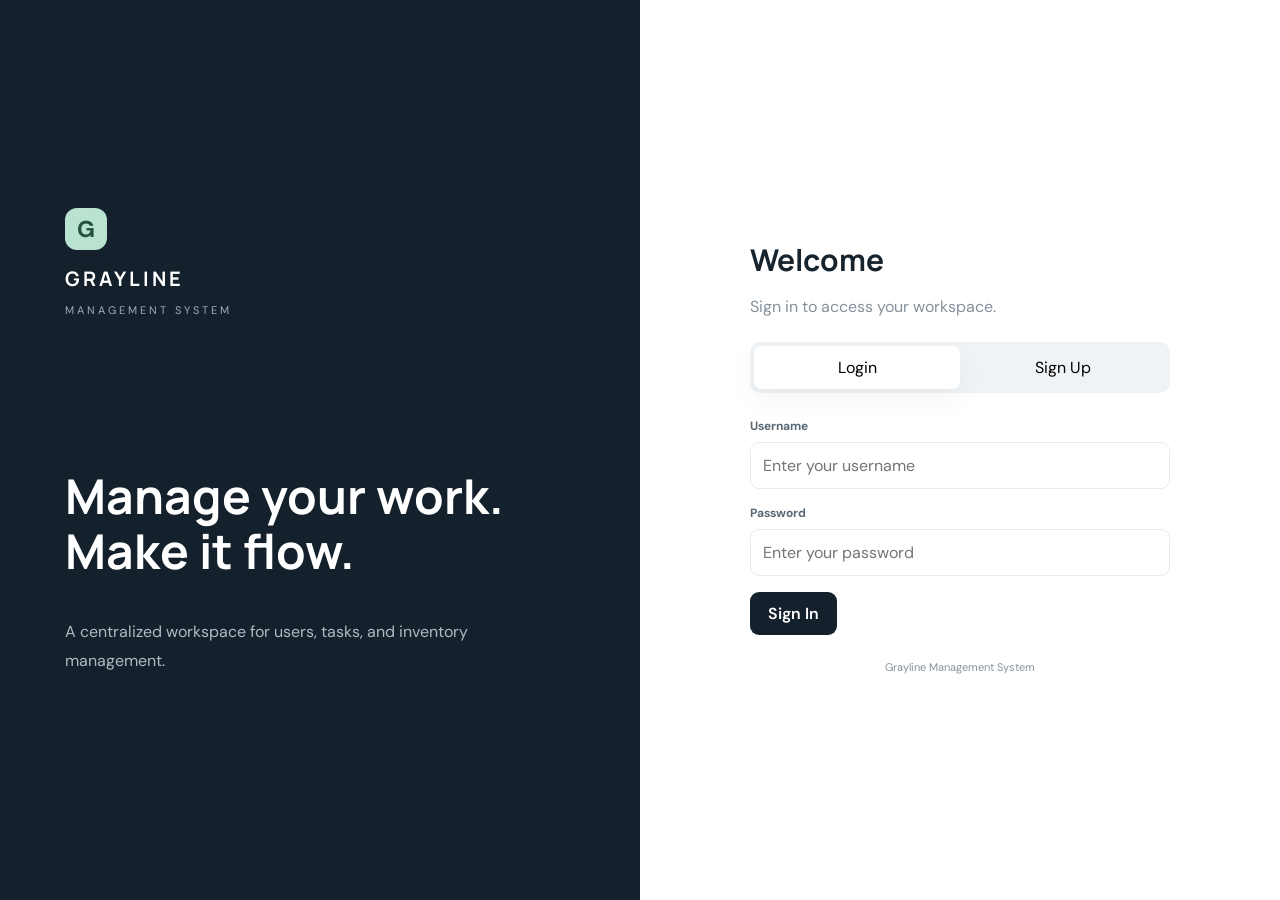
<file: static/index.html>
<!DOCTYPE html>
<html lang="en">

<head>
    <meta charset="UTF-8">
    <meta name="viewport" content="width=device-width, initial-scale=1.0">

    <title>Grayline | Login</title>

    <link rel="stylesheet" href="style.css">
</head>

<body>

    <div class="auth-container">

        <div class="auth-brand">

            <div class="brand-logo">G</div>

            <h1>GRAYLINE</h1>

            <p>MANAGEMENT SYSTEM</p>

            <div class="brand-description">
                <h2>Manage your work.<br>Make it flow.</h2>

                <p>
                    A centralized workspace for users,
                    tasks, and inventory management.
                </p>
            </div>

        </div>

        <div class="auth-content">

            <div class="auth-card">

                <h2>Welcome</h2>

                <p class="muted">
                    Sign in to access your workspace.
                </p>

                <div id="auth-message" class="notice hidden"></div>

                <div class="auth-tabs">

                    <button
                        class="active"
                        data-auth-tab="login"
                        type="button"
                    >
                        Login
                    </button>

                    <button
                        data-auth-tab="signup"
                        type="button"
                    >
                        Sign Up
                    </button>

                </div>

                <!-- Login Form -->

                <form id="login-form">

                    <div class="field">

                        <label>Username</label>

                        <input
                            type="text"
                            name="username"
                            placeholder="Enter your username"
                            required
                        >

                    </div>

                    <div class="field">

                        <label>Password</label>

                        <input
                            type="password"
                            name="password"
                            placeholder="Enter your password"
                            required
                        >

                    </div>

                    <button class="btn" type="submit">
                        Sign In
                    </button>

                </form>

                <!-- Signup Form -->

                <form id="signup-form" class="hidden">

                    <div class="field">

                        <label>Username</label>

                        <input
                            type="text"
                            name="username"
                            required
                            minlength="3"
                        >

                    </div>

                    <div class="field">

                        <label>Email</label>

                        <input
                            type="email"
                            name="email"
                            required
                        >

                    </div>

                    <div class="field">

                        <label>Phone</label>

                        <input
                            type="text"
                            name="phone"
                            required
                        >

                    </div>

                    <div class="field">

                        <label>Password</label>

                        <input
                            type="password"
                            name="password"
                            required
                            minlength="6"
                        >

                    </div>

                    <button class="btn" type="submit">
                        Create Account
                    </button>

                </form>

                <p class="auth-footer">
                    Grayline Management System
                </p>

            </div>

        </div>

    </div>

    <script src="app.js"></script>
    <script src="auth.js"></script>

</body>

</html>
</file>
<file: static/style.css>
@import url('https://fonts.googleapis.com/css2?family=DM+Sans:wght@400;500;600;700&family=Manrope:wght@500;600;700;800&display=swap');

:root {
    --background: #f4f6f8;
    --surface: #ffffff;
    --dark: #14212c;
    --dark-light: #263b4b;
    --accent: #b9e3d0;
    --accent-dark: #24543e;
    --text: #17232d;
    --muted: #84919c;
    --border: #e7ebef;
    --danger: #c94b4b;
    --shadow: 0 10px 30px rgba(20, 33, 44, .05);
}

* {
    box-sizing: border-box;
}

body {
    margin: 0;
    background: var(--background);
    color: var(--text);
    font-family: "DM Sans", sans-serif;
}

button,
input,
select,
textarea {
    font: inherit;
}

a {
    text-decoration: none;
    color: inherit;
}

/* Authentication */

.auth-container {
    min-height: 100vh;
    display: grid;
    grid-template-columns: 1fr 1fr;
    background: white;
}

.auth-brand {
    background: var(--dark);
    color: white;
    padding: 65px;
    display: flex;
    flex-direction: column;
    justify-content: center;
}

.brand-logo {
    width: 42px;
    height: 42px;
    border-radius: 12px;
    display: grid;
    place-items: center;
    background: var(--accent);
    color: var(--accent-dark);
    font-size: 23px;
    font-weight: 800;
}

.auth-brand h1 {
    font-family: Manrope, sans-serif;
    font-size: 20px;
    letter-spacing: 3px;
    margin: 15px 0 0;
}

.auth-brand > p {
    color: #9eacb8;
    font-size: 11px;
    letter-spacing: 3px;
}

.brand-description {
    margin-top: 100px;
    max-width: 450px;
}

.brand-description h2 {
    font-family: Manrope, sans-serif;
    font-size: 48px;
    line-height: 1.15;
}

.brand-description p {
    color: #aebbc5;
    line-height: 1.8;
}

.auth-content {
    display: grid;
    place-items: center;
    padding: 30px;
}

.auth-card {
    width: min(420px, 100%);
}

.auth-card h2 {
    font-family: Manrope, sans-serif;
    font-size: 30px;
    margin-bottom: 8px;
}

.muted {
    color: var(--muted);
}

.auth-tabs {
    display: flex;
    background: #f0f3f5;
    border-radius: 10px;
    padding: 4px;
    margin: 25px 0;
}

.auth-tabs button {
    flex: 1;
    padding: 11px;
    border: none;
    border-radius: 8px;
    background: transparent;
    cursor: pointer;
}

.auth-tabs button.active {
    background: white;
    box-shadow: var(--shadow);
}

/* Layout */

.layout {
    min-height: 100vh;
    display: grid;
    grid-template-columns: 245px 1fr;
}

.sidebar {
    background: var(--dark);
    color: white;
    padding: 25px 18px;
    display: flex;
    flex-direction: column;
}

.brand {
    display: flex;
    align-items: center;
    gap: 12px;
    margin-bottom: 45px;
    padding: 0 8px;
}

.brand h2 {
    font-family: Manrope, sans-serif;
    font-size: 16px;
    margin: 0;
    letter-spacing: 1px;
}

.brand small {
    color: #899aa8;
    font-size: 9px;
    letter-spacing: 2px;
}

.sidebar nav {
    display: grid;
    gap: 8px;
}

.sidebar nav a {
    padding: 13px;
    color: #b7c2ca;
    border-radius: 9px;
    font-size: 14px;
    transition: .2s;
}

.sidebar nav a:hover,
.sidebar nav a.active {
    background: var(--dark-light);
    color: white;
}

.sidebar-bottom {
    margin-top: auto;
    border-top: 1px solid #33414d;
    padding-top: 20px;
}

.sidebar-bottom p {
    margin: 0 0 5px;
    font-weight: 700;
}

.sidebar-bottom small {
    color: #9eacb8;
}

.logout-btn {
    display: block;
    width: 100%;
    margin-top: 15px;
    padding: 10px;
    color: white;
    background: #283946;
    border: 0;
    border-radius: 8px;
    cursor: pointer;
}

.logout-btn:hover {
    background: #3b4e5c;
}

/* Main content */

.main-content {
    padding: 35px;
    min-width: 0;
}

.topbar {
    display: flex;
    justify-content: space-between;
    align-items: center;
    margin-bottom: 35px;
}

.topbar small {
    color: var(--muted);
    letter-spacing: 2px;
    font-size: 10px;
}

.topbar h1 {
    font-family: Manrope, sans-serif;
    margin: 7px 0 0;
    font-size: 27px;
}

.role-badge {
    background: var(--accent);
    color: var(--accent-dark);
    padding: 8px 13px;
    border-radius: 30px;
    font-size: 11px;
    font-weight: 700;
}

.welcome {
    margin-bottom: 25px;
}

.welcome h2 {
    font-family: Manrope, sans-serif;
    margin-bottom: 7px;
}

.welcome p {
    color: var(--muted);
}

/* Statistics */

.stats-grid {
    display: grid;
    grid-template-columns: repeat(3, minmax(0, 1fr));
    gap: 16px;
    margin-bottom: 25px;
}

.stat-card {
    padding: 23px;
    background: white;
    border: 1px solid var(--border);
    border-radius: 14px;
    box-shadow: var(--shadow);
}

.stat-card p {
    color: var(--muted);
    font-size: 12px;
    margin: 0;
}

.stat-card h2 {
    font-family: Manrope, sans-serif;
    font-size: 27px;
    margin: 13px 0 0;
}

/* Panels */

.panel {
    background: white;
    padding: 23px;
    border: 1px solid var(--border);
    border-radius: 14px;
    margin-bottom: 20px;
    box-shadow: var(--shadow);
}

.panel h2 {
    font-family: Manrope, sans-serif;
    font-size: 17px;
    margin: 0 0 20px;
}

.panel-header {
    display: flex;
    align-items: center;
    justify-content: space-between;
    gap: 15px;
    margin-bottom: 20px;
}

.panel-header h2 {
    margin: 0;
}

/* Forms */

.field {
    display: grid;
    gap: 8px;
    margin-bottom: 16px;
}

.field label {
    font-size: 12px;
    font-weight: 700;
    color: #596875;
}

.field input,
.field select,
.field textarea {
    width: 100%;
    padding: 12px;
    border: 1px solid var(--border);
    border-radius: 9px;
    background: white;
    outline: none;
}

.field input:focus,
.field select:focus,
.field textarea:focus {
    border-color: #8ac9aa;
    box-shadow: 0 0 0 3px #b9e3d044;
}

.field textarea {
    min-height: 100px;
    resize: vertical;
}

.form-grid {
    display: grid;
    grid-template-columns: repeat(2, minmax(0, 1fr));
    gap: 0 15px;
}

.field.full {
    grid-column: 1 / -1;
}

/* Buttons */

.btn {
    padding: 11px 18px;
    background: var(--dark);
    color: white;
    border: none;
    border-radius: 9px;
    cursor: pointer;
    font-weight: 600;
}

.btn:hover {
    background: var(--dark-light);
}

.btn:disabled {
    opacity: .5;
    cursor: not-allowed;
}

.btn-small {
    padding: 7px 11px;
    font-size: 12px;
}

.btn-danger {
    background: #fff0f0;
    color: var(--danger);
    border: 1px solid #f1dada;
}

.btn-danger:hover {
    background: #ffe2e2;
}

/* Tables */

.table-wrapper {
    overflow-x: auto;
}

table {
    width: 100%;
    border-collapse: collapse;
    min-width: 550px;
}

th {
    text-align: left;
    padding: 13px;
    color: var(--muted);
    font-size: 10px;
    letter-spacing: 1px;
    text-transform: uppercase;
    border-bottom: 1px solid var(--border);
}

td {
    padding: 15px 13px;
    font-size: 13px;
    border-bottom: 1px solid #f0f2f4;
}

tr:last-child td {
    border-bottom: none;
}

.description {
    font-size: 12px;
    color: var(--muted);
    margin: 5px 0 0;
}

.empty {
    text-align: center;
    color: var(--muted);
    padding: 30px;
}

/* Status */

.status {
    display: inline-block;
    padding: 6px 10px;
    border-radius: 30px;
    font-size: 11px;
    font-weight: 700;
}

.status.pending {
    background: #fff3dc;
    color: #906a20;
}

.status.completed {
    background: #e4f5eb;
    color: #28744d;
}

/* Messages */

.notice {
    padding: 13px 15px;
    background: #e8f6ee;
    color: #286b49;
    border-radius: 9px;
    margin-bottom: 18px;
    font-size: 13px;
}

.notice.error {
    background: #fff0f0;
    color: #a93636;
}

.hidden {
    display: none !important;
}

.auth-footer {
    color: var(--muted);
    text-align: center;
    font-size: 11px;
    margin-top: 25px;
}

.error-page {
    padding: 40px;
    color: var(--danger);
}

/* Responsive */

@media (max-width: 950px) {

    .stats-grid {
        grid-template-columns: repeat(2, minmax(0, 1fr));
    }

}

@media (max-width: 700px) {

    .auth-container {
        grid-template-columns: 1fr;
    }

    .auth-brand {
        display: none;
    }

    .layout {
        grid-template-columns: 1fr;
    }

    .sidebar {
        padding: 15px;
    }

    .brand {
        margin-bottom: 15px;
    }

    .sidebar nav {
        display: flex;
        overflow-x: auto;
    }

    .sidebar nav a {
        white-space: nowrap;
    }

    .sidebar-bottom {
        display: none;
    }

    .main-content {
        padding: 20px 14px;
    }

    .stats-grid {
        grid-template-columns: 1fr 1fr;
        gap: 10px;
    }

    .stat-card {
        padding: 15px;
    }

    .stat-card h2 {
        font-size: 22px;
    }

    .form-grid {
        grid-template-columns: 1fr;
    }

    .field.full {
        grid-column: auto;
    }

    .topbar h1 {
        font-size: 22px;
    }

}
</file>
